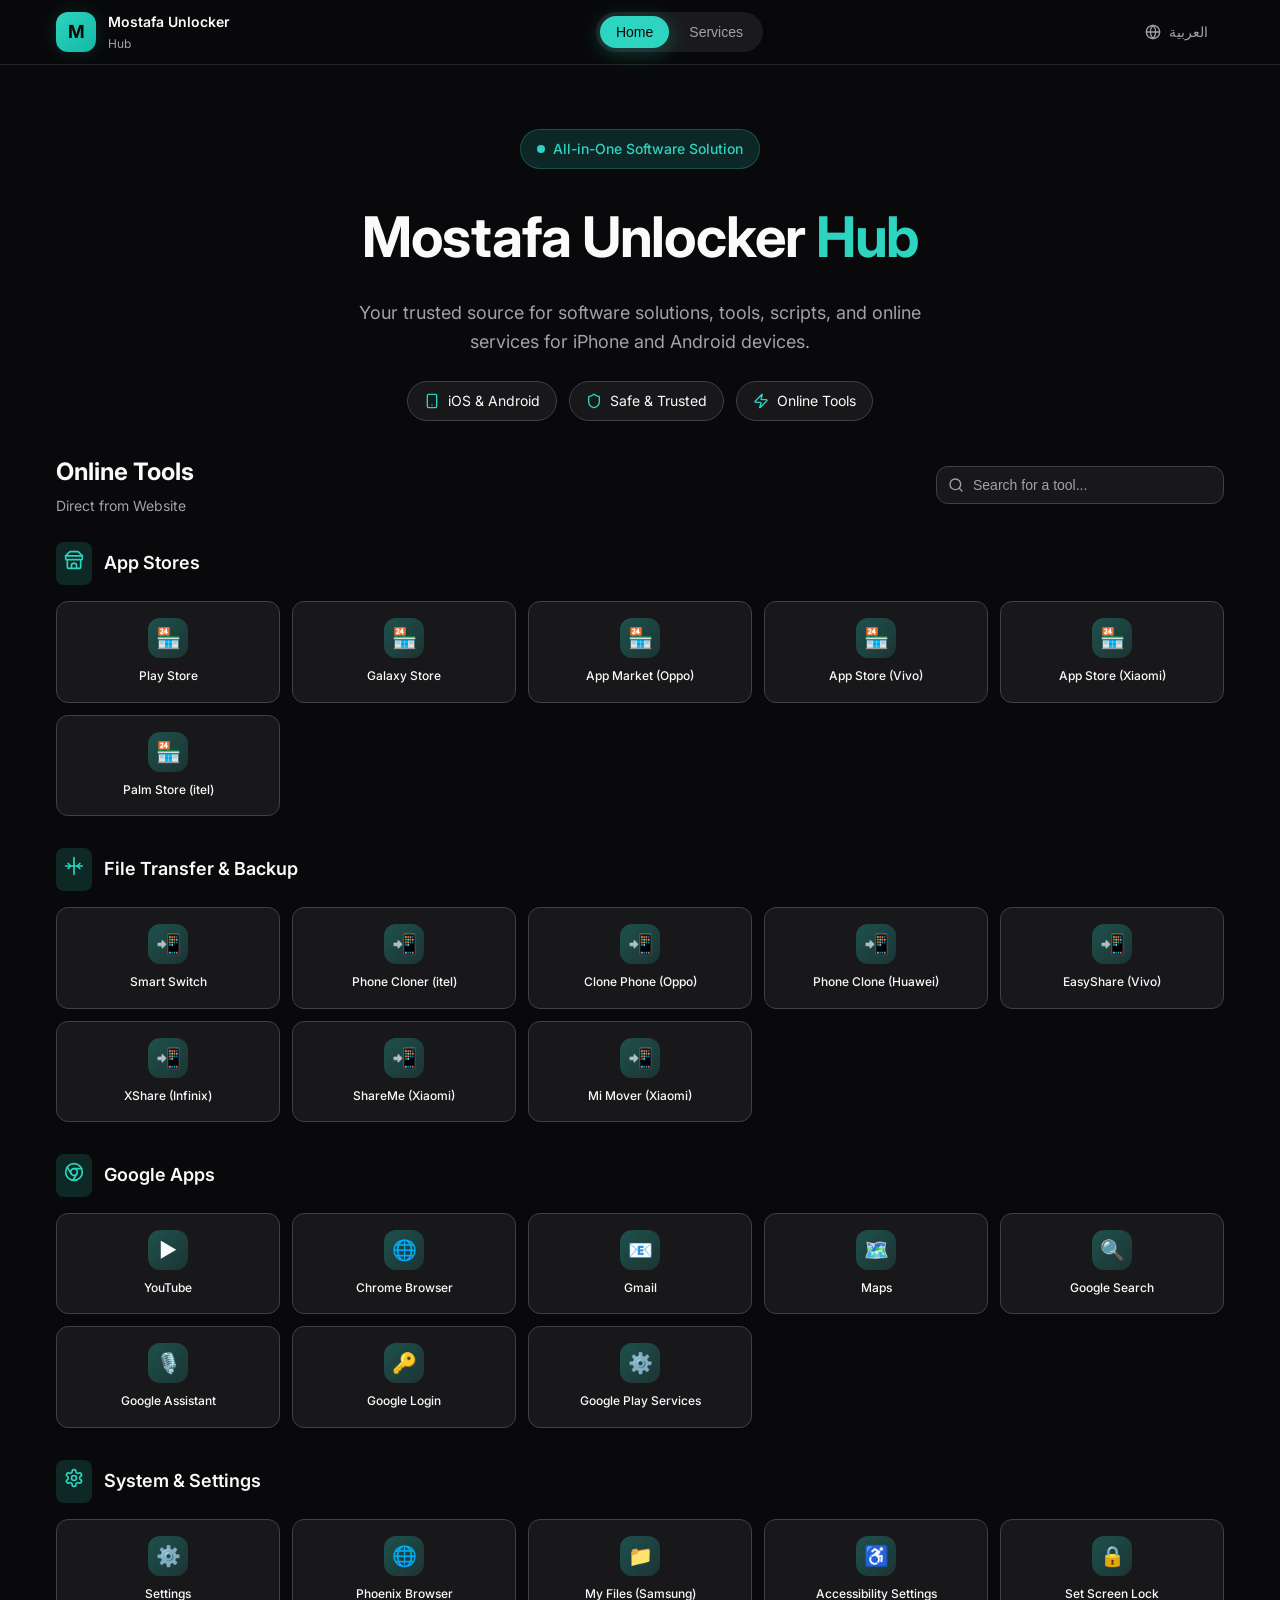
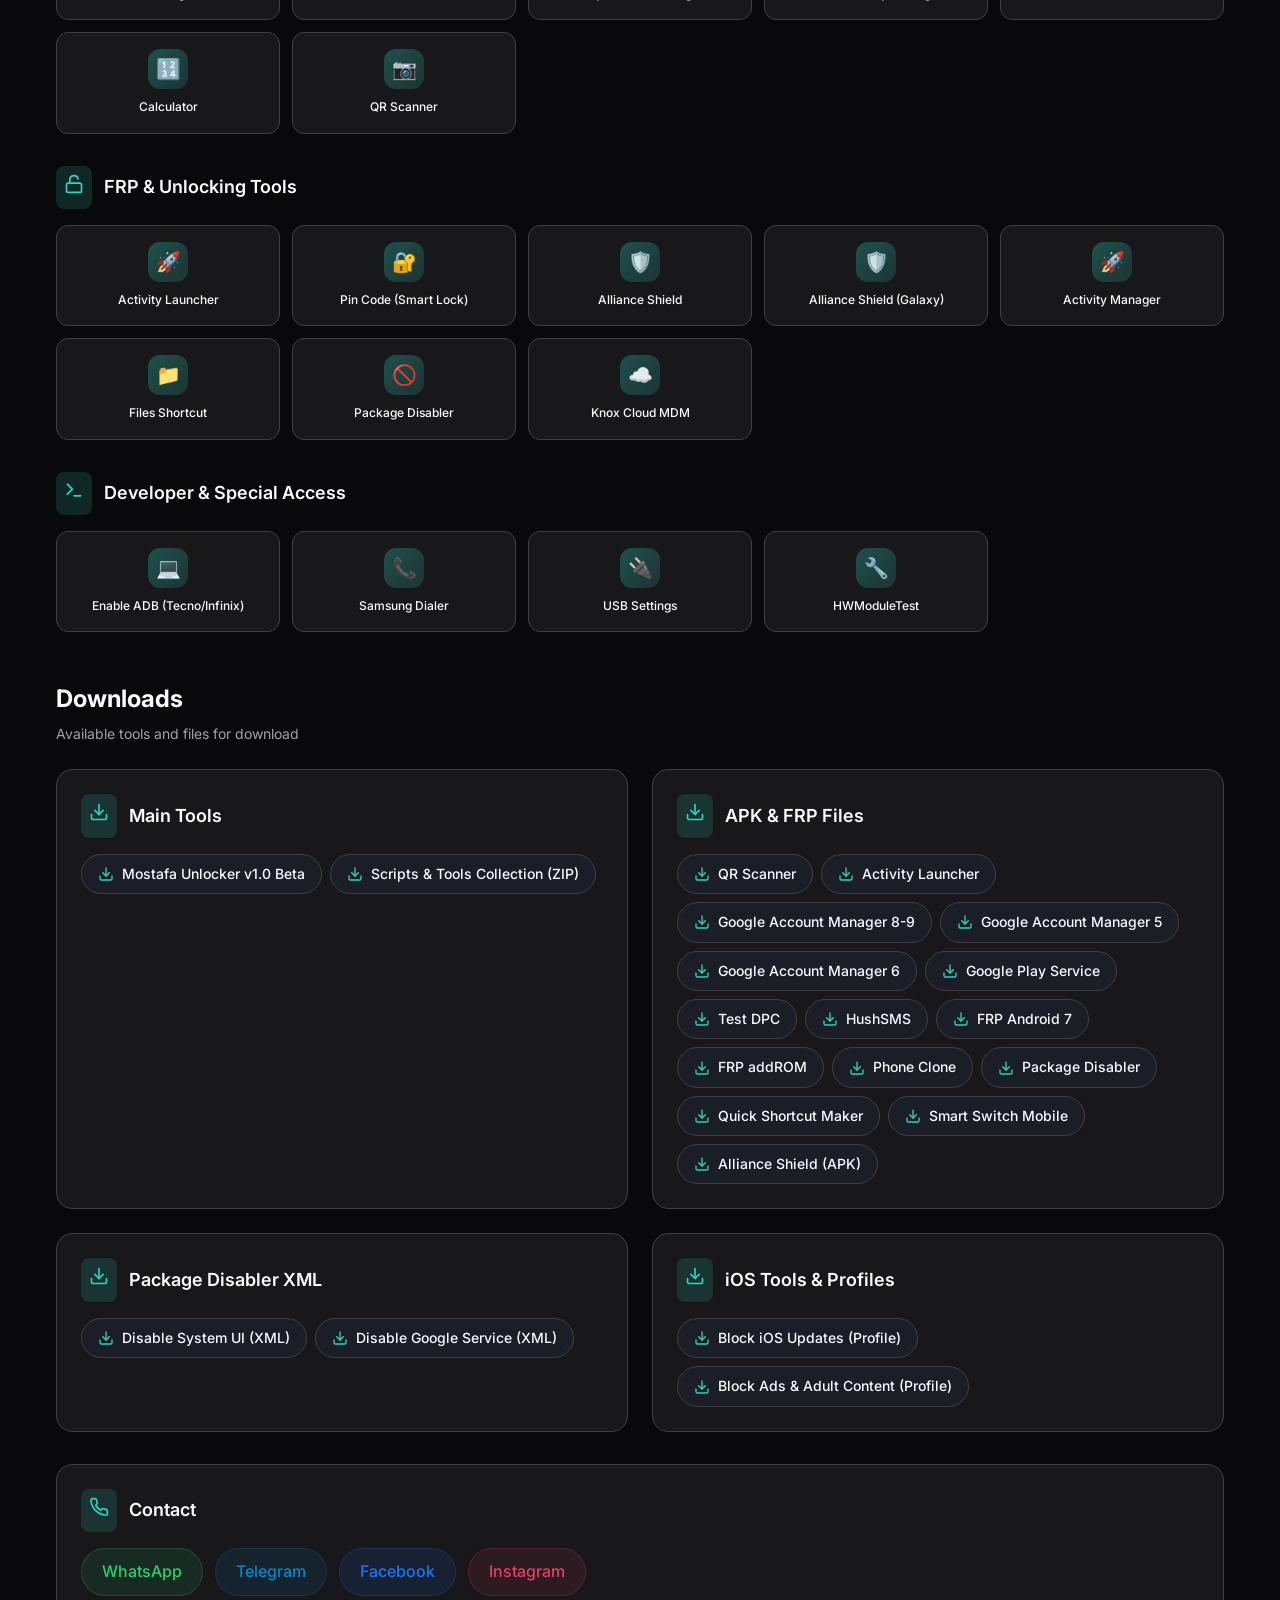
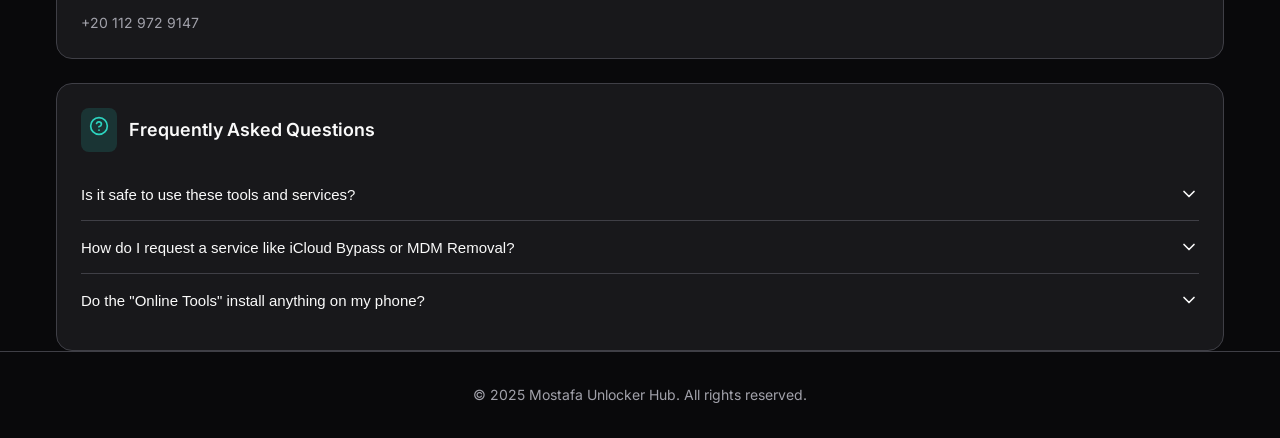
<file: images/index.html>
<!DOCTYPE html>
<html lang="en" dir="ltr">
<head>
    <meta charset="UTF-8">
    <meta name="viewport" content="width=device-width, initial-scale=1.0">
    <title>Mostafa Unlocker Hub</title>
    <meta name="description" content="Your All-in-One Software Solution for iPhone and Android devices">
    <link rel="preconnect" href="https://fonts.googleapis.com">
    <link rel="preconnect" href="https://fonts.gstatic.com" crossorigin>
    <link href="https://fonts.googleapis.com/css2?family=Inter:wght@400;500;600;700&family=Cairo:wght@400;500;600;700&display=swap" rel="stylesheet">
    <style>
        :root {
            /* Dark elegant theme - pure black/gray tones with teal accent */
            --background: #09090b;
            --foreground: #fafafa;
            --card: #18181b;
            --card-foreground: #fafafa;
            --primary: #2dd4bf;
            --primary-foreground: #09090b;
            --secondary: #27272a;
            --secondary-foreground: #fafafa;
            --muted: #27272a;
            --muted-foreground: #a1a1aa;
            --border: #3f3f46;
            --radius: 0.75rem;
            --accent-glow: rgba(45, 212, 191, 0.15);
            --accent-glow-strong: rgba(45, 212, 191, 0.3);
        }
        
        * {
            margin: 0;
            padding: 0;
            box-sizing: border-box;
        }
        
        html {
            scroll-behavior: smooth;
        }
        
        body {
            font-family: 'Inter', sans-serif;
            background-color: var(--background);
            color: var(--foreground);
            line-height: 1.6;
            min-height: 100vh;
        }
        
        body.rtl {
            font-family: 'Cairo', sans-serif;
            direction: rtl;
        }
        
        .container {
            max-width: 1200px;
            margin: 0 auto;
            padding: 0 1rem;
        }
        
        /* Header */
        header {
            position: sticky;
            top: 0;
            z-index: 50;
            border-bottom: 1px solid rgba(63, 63, 70, 0.5);
            background: rgba(9, 9, 11, 0.9);
            backdrop-filter: blur(20px);
            -webkit-backdrop-filter: blur(20px);
        }
        
        .header-content {
            display: flex;
            align-items: center;
            justify-content: space-between;
            height: 4rem;
        }
        
        .logo {
            display: flex;
            align-items: center;
            gap: 0.75rem;
        }
        
        .logo-icon {
            width: 2.5rem;
            height: 2.5rem;
            border-radius: 0.75rem;
            background: linear-gradient(135deg, var(--primary), #14b8a6);
            display: flex;
            align-items: center;
            justify-content: center;
            font-weight: 700;
            font-size: 1.125rem;
            color: var(--primary-foreground);
            box-shadow: 0 0 20px var(--accent-glow);
        }
        
        .logo-text h1 {
            font-size: 0.875rem;
            font-weight: 600;
        }
        
        .logo-text p {
            font-size: 0.75rem;
            color: var(--muted-foreground);
        }
        
        /* Navigation Tabs */
        .nav-tabs {
            display: flex;
            align-items: center;
            gap: 0.25rem;
            background: rgba(39, 39, 42, 0.6);
            border-radius: 9999px;
            padding: 0.25rem;
            position: relative;
        }
        
        .nav-tab {
            padding: 0.5rem 1rem;
            font-size: 0.875rem;
            font-weight: 500;
            border-radius: 9999px;
            border: none;
            cursor: pointer;
            transition: color 0.3s ease;
            background: transparent;
            color: var(--muted-foreground);
            position: relative;
            z-index: 1;
        }
        
        .nav-tab:hover {
            color: var(--foreground);
        }
        
        .nav-tab.active {
            color: var(--primary-foreground);
        }
        
        /* Tab Indicator for Animation */
        .tab-indicator {
            position: absolute;
            height: calc(100% - 0.5rem);
            top: 0.25rem;
            border-radius: 9999px;
            background: var(--primary);
            box-shadow: 0 4px 20px var(--accent-glow-strong);
            transition: all 0.4s cubic-bezier(0.4, 0, 0.2, 1);
            z-index: 0;
        }
        
        .lang-btn {
            display: flex;
            align-items: center;
            gap: 0.5rem;
            padding: 0.5rem 1rem;
            font-size: 0.875rem;
            border-radius: 0.5rem;
            border: none;
            cursor: pointer;
            background: transparent;
            color: var(--muted-foreground);
            transition: all 0.2s;
        }
        
        .lang-btn:hover {
            color: var(--foreground);
            background: rgba(39, 39, 42, 0.6);
        }
        
        /* Hero Section */
        .hero {
            padding: 4rem 0 2rem;
            text-align: center;
        }
        
        .hero-badge {
            display: inline-flex;
            align-items: center;
            gap: 0.5rem;
            padding: 0.5rem 1rem;
            border-radius: 9999px;
            background: var(--accent-glow);
            border: 1px solid rgba(45, 212, 191, 0.25);
            margin-bottom: 1.5rem;
        }
        
        .hero-badge .dot {
            width: 0.5rem;
            height: 0.5rem;
            border-radius: 50%;
            background: var(--primary);
            animation: pulse 2s infinite;
        }
        
        @keyframes pulse {
            0%, 100% { opacity: 1; }
            50% { opacity: 0.5; }
        }
        
        .hero-badge span {
            font-size: 0.875rem;
            color: var(--primary);
            font-weight: 500;
        }
        
        .hero h1 {
            font-size: clamp(2rem, 5vw, 3.5rem);
            font-weight: 700;
            letter-spacing: -0.02em;
            margin-bottom: 1rem;
        }
        
        .hero h1 .accent {
            color: var(--primary);
        }
        
        .hero p {
            font-size: 1.125rem;
            color: var(--muted-foreground);
            max-width: 600px;
            margin: 0 auto 1.5rem;
        }
        
        .feature-pills {
            display: flex;
            flex-wrap: wrap;
            justify-content: center;
            gap: 0.75rem;
        }
        
        .feature-pill {
            display: flex;
            align-items: center;
            gap: 0.5rem;
            padding: 0.5rem 1rem;
            border-radius: 9999px;
            background: var(--card);
            border: 1px solid var(--border);
        }
        
        .feature-pill svg {
            width: 1rem;
            height: 1rem;
            color: var(--primary);
        }
        
        .feature-pill span {
            font-size: 0.875rem;
        }
        
        /* Main Content */
        main {
            padding: 2rem 0 4rem;
        }
        
 .tab-content {
  display: none;
  opacity: 0;
  transform: translateY(20px);
  transition: opacity 0.4s ease, transform 0.4s ease;
  }
  
 .tab-content.active {
  display: block;
  opacity: 1;
  transform: translateY(0);
  }
        
        /* Section Header */
        .section-header {
            display: flex;
            flex-direction: column;
            gap: 1rem;
            margin-bottom: 1.5rem;
        }
        
        @media (min-width: 640px) {
            .section-header {
                flex-direction: row;
                align-items: center;
                justify-content: space-between;
            }
        }
        
        .section-header h2 {
            font-size: 1.5rem;
            font-weight: 700;
        }
        
        .section-header p {
            font-size: 0.875rem;
            color: var(--muted-foreground);
            margin-top: 0.25rem;
        }
        
        /* Search Box */
        .search-box {
            position: relative;
            width: 100%;
            max-width: 18rem;
        }
        
        .search-box svg {
            position: absolute;
            left: 0.75rem;
            top: 50%;
            transform: translateY(-50%);
            width: 1rem;
            height: 1rem;
            color: var(--muted-foreground);
        }
        
        .rtl .search-box svg {
            left: auto;
            right: 0.75rem;
        }
        
        .search-box input {
            width: 100%;
            padding: 0.625rem 0.75rem 0.625rem 2.25rem;
            border-radius: var(--radius);
            border: 1px solid var(--border);
            background: var(--card);
            color: var(--foreground);
            font-size: 0.875rem;
            outline: none;
            transition: border-color 0.2s;
        }
        
        .rtl .search-box input {
            padding: 0.625rem 2.25rem 0.625rem 0.75rem;
        }
        
        .search-box input::placeholder {
            color: var(--muted-foreground);
        }
        
        .search-box input:focus {
            border-color: var(--primary);
        }
        
        /* Category */
        .category {
            margin-bottom: 2rem;
        }
        
        .category-header {
            display: flex;
            align-items: center;
            gap: 0.75rem;
            margin-bottom: 1rem;
        }
        
        .category-icon {
            padding: 0.5rem;
            border-radius: 0.5rem;
            background: var(--accent-glow);
        }
        
        .category-icon svg {
            width: 1.25rem;
            height: 1.25rem;
            color: var(--primary);
        }
        
        .category-header h3 {
            font-size: 1.125rem;
            font-weight: 600;
        }
        
        /* Tools Grid */
        .tools-grid {
            display: grid;
            grid-template-columns: repeat(2, 1fr);
            gap: 0.75rem;
        }
        
        @media (min-width: 640px) {
            .tools-grid { grid-template-columns: repeat(3, 1fr); }
        }
        
        @media (min-width: 768px) {
            .tools-grid { grid-template-columns: repeat(4, 1fr); }
        }
        
        @media (min-width: 1024px) {
            .tools-grid { grid-template-columns: repeat(5, 1fr); }
        }
        
        .tool-card {
            display: flex;
            flex-direction: column;
            align-items: center;
            justify-content: center;
            gap: 0.5rem;
            padding: 1rem;
            border-radius: 0.75rem;
            background: var(--card);
            border: 1px solid var(--border);
            text-decoration: none;
            color: var(--foreground);
            transition: all 0.3s ease;
        }
        
        .tool-card:hover {
            border-color: rgba(45, 212, 191, 0.5);
            transform: translateY(-4px);
            box-shadow: 0 8px 30px var(--accent-glow);
        }
        
        .tool-icon {
            width: 2.5rem;
            height: 2.5rem;
            border-radius: 0.75rem;
            background: linear-gradient(135deg, var(--accent-glow-strong), var(--accent-glow));
            display: flex;
            align-items: center;
            justify-content: center;
            font-size: 1.25rem;
            transition: all 0.3s;
        }
        
        .tool-card:hover .tool-icon {
            background: linear-gradient(135deg, rgba(45, 212, 191, 0.4), var(--accent-glow));
        }
        
        .tool-card span {
            font-size: 0.75rem;
            text-align: center;
            font-weight: 500;
            display: -webkit-box;
            -webkit-line-clamp: 2;
            -webkit-box-orient: vertical;
            overflow: hidden;
        }
        
        /* Downloads Section */
        .downloads-grid {
            display: grid;
            gap: 1.5rem;
        }
        
        @media (min-width: 768px) {
            .downloads-grid { grid-template-columns: repeat(2, 1fr); }
        }
        
        .download-category {
            padding: 1.5rem;
            border-radius: 1rem;
            background: var(--card);
            border: 1px solid var(--border);
        }
        
        .download-category .category-header {
            margin-bottom: 1rem;
        }
        
        .downloads-list {
            display: flex;
            flex-wrap: wrap;
            gap: 0.5rem;
        }
        
        .download-btn {
            display: inline-flex;
            align-items: center;
            gap: 0.5rem;
            padding: 0.5rem 1rem;
            border-radius: 9999px;
            background: rgba(30, 36, 51, 0.5);
            border: 1px solid var(--border);
            color: var(--foreground);
            font-size: 0.875rem;
            font-weight: 500;
            text-decoration: none;
            transition: all 0.3s;
        }
        
        .download-btn:hover {
            border-color: rgba(45, 212, 191, 0.5);
            background: var(--accent-glow);
        }
        
        .download-btn svg {
            width: 1rem;
            height: 1rem;
            color: var(--primary);
        }
        
        /* Contact & FAQ Section */
        .info-section {
            display: grid;
            gap: 1.5rem;
            margin-top: 2rem;
        }
        
        .info-card {
            padding: 1.5rem;
            border-radius: 1rem;
            background: var(--card);
            border: 1px solid var(--border);
        }
        
        .info-card .card-header {
            display: flex;
            align-items: center;
            gap: 0.75rem;
            margin-bottom: 1rem;
        }
        
        .info-card .card-header .icon {
            padding: 0.5rem;
            border-radius: 0.5rem;
            background: var(--accent-glow);
        }
        
        .info-card .card-header .icon svg {
            width: 1.25rem;
            height: 1.25rem;
            color: var(--primary);
        }
        
        .info-card .card-header h3 {
            font-size: 1.125rem;
            font-weight: 600;
        }
        
        .social-links {
            display: flex;
            flex-wrap: wrap;
            gap: 0.75rem;
        }
        
        .social-link {
            display: inline-flex;
            align-items: center;
            gap: 0.5rem;
            padding: 0.625rem 1.25rem;
            border-radius: 9999px;
            font-weight: 500;
            text-decoration: none;
            transition: all 0.2s;
        }
        
        .social-link.whatsapp {
            background: rgba(37, 211, 102, 0.1);
            border: 1px solid rgba(37, 211, 102, 0.2);
            color: #25D366;
        }
        
        .social-link.whatsapp:hover {
            background: rgba(37, 211, 102, 0.2);
        }
        
        .social-link.telegram {
            background: rgba(0, 136, 204, 0.1);
            border: 1px solid rgba(0, 136, 204, 0.2);
            color: #0088cc;
        }
        
        .social-link.telegram:hover {
            background: rgba(0, 136, 204, 0.2);
        }
        
        .social-link.facebook {
            background: rgba(24, 119, 242, 0.1);
            border: 1px solid rgba(24, 119, 242, 0.2);
            color: #1877F2;
        }
        
        .social-link.facebook:hover {
            background: rgba(24, 119, 242, 0.2);
        }
        
        .social-link.instagram {
            background: rgba(228, 64, 95, 0.1);
            border: 1px solid rgba(228, 64, 95, 0.2);
            color: #E4405F;
        }
        
        .social-link.instagram:hover {
            background: rgba(228, 64, 95, 0.2);
        }
        
        .phone-number {
            margin-top: 1rem;
            font-size: 0.875rem;
            color: var(--muted-foreground);
        }
        
        /* FAQ Accordion */
        .faq-item {
            border-bottom: 1px solid var(--border);
        }
        
        .faq-item:last-child {
            border-bottom: none;
        }
        
        .faq-question {
            display: flex;
            justify-content: space-between;
            align-items: center;
            width: 100%;
            padding: 1rem 0;
            background: none;
            border: none;
            color: var(--foreground);
            font-size: 0.9375rem;
            font-weight: 500;
            text-align: left;
            cursor: pointer;
            transition: color 0.2s;
        }
        
        .rtl .faq-question {
            text-align: right;
        }
        
        .faq-question:hover {
            color: var(--primary);
        }
        
        .faq-question svg {
            width: 1.25rem;
            height: 1.25rem;
            transition: transform 0.2s;
            flex-shrink: 0;
        }
        
        .faq-item.open .faq-question svg {
            transform: rotate(180deg);
        }
        
        .faq-answer {
            max-height: 0;
            overflow: hidden;
            transition: max-height 0.3s ease;
        }
        
        .faq-item.open .faq-answer {
            max-height: 200px;
        }
        
        .faq-answer p {
            padding-bottom: 1rem;
            color: var(--muted-foreground);
            font-size: 0.875rem;
            line-height: 1.7;
        }
        
        /* Services Tab */
        .services-header {
            text-align: center;
            margin-bottom: 3rem;
        }
        
        .services-header h1 {
            font-size: 2rem;
            font-weight: 700;
            margin-bottom: 1rem;
        }
        
        .services-header p {
            color: var(--muted-foreground);
            max-width: 600px;
            margin: 0 auto;
        }
        
        .services-grid {
            display: grid;
            gap: 1.5rem;
        }
        
        @media (min-width: 768px) {
            .services-grid { grid-template-columns: repeat(2, 1fr); }
        }
        
        @media (min-width: 1024px) {
            .services-grid { grid-template-columns: repeat(3, 1fr); }
        }
        
        .service-card {
            padding: 1.5rem;
            border-radius: 1rem;
            background: var(--card);
            border: 1px solid var(--border);
            transition: all 0.3s;
        }
        
        .service-card:hover {
            border-color: rgba(45, 212, 191, 0.5);
            box-shadow: 0 12px 40px var(--accent-glow);
        }
        
        .service-icon {
            width: 3.5rem;
            height: 3.5rem;
            border-radius: 1rem;
            background: linear-gradient(135deg, var(--accent-glow-strong), var(--accent-glow));
            display: flex;
            align-items: center;
            justify-content: center;
            margin-bottom: 1rem;
            transition: all 0.3s;
        }
        
        .service-card:hover .service-icon {
            background: linear-gradient(135deg, rgba(45, 212, 191, 0.4), var(--accent-glow));
        }
        
        .service-icon svg {
            width: 1.75rem;
            height: 1.75rem;
            color: var(--primary);
        }
        
        .service-card h3 {
            font-size: 1.25rem;
            font-weight: 600;
            margin-bottom: 0.75rem;
        }
        
        .service-card p {
            color: var(--muted-foreground);
            font-size: 0.875rem;
            line-height: 1.7;
        }
        
        /* Service Contact & Legal */
        .service-contact {
            margin-top: 2rem;
            padding: 1.5rem;
            border-radius: 1rem;
            background: var(--card);
            border: 1px solid var(--border);
        }
        
        .legal-notice {
            margin-top: 1.5rem;
            padding: 1.5rem;
            border-radius: 1rem;
            background: rgba(30, 36, 51, 0.3);
            border: 1px solid var(--border);
        }
        
        .legal-notice .notice-header {
            display: flex;
            align-items: center;
            gap: 0.75rem;
            margin-bottom: 0.75rem;
        }
        
        .legal-notice .notice-header svg {
            width: 1.25rem;
            height: 1.25rem;
            color: var(--muted-foreground);
        }
        
        .legal-notice .notice-header h4 {
            font-weight: 600;
        }
        
        .legal-notice p {
            font-size: 0.875rem;
            color: var(--muted-foreground);
            line-height: 1.7;
        }
        
        /* Footer */
        footer {
            padding: 2rem 0;
            border-top: 1px solid var(--border);
            text-align: center;
        }
        
        footer p {
            font-size: 0.875rem;
            color: var(--muted-foreground);
        }
        
        /* Utility */
        .hidden { display: none !important; }
        
        @media (max-width: 640px) {
            .logo-text { display: none; }
        }
    </style>
</head>
<body>
    <!-- Header -->
    <header>
        <div class="container">
            <div class="header-content">
                <div class="logo">
                    <div class="logo-icon">M</div>
                    <div class="logo-text">
                        <h1>Mostafa Unlocker</h1>
                        <p>Hub</p>
                    </div>
                </div>
                
 <nav class="nav-tabs">
  <div class="tab-indicator" id="tabIndicator"></div>
  <button class="nav-tab active" data-tab="home" id="homeTabBtn">Home</button>
  <button class="nav-tab" data-tab="services" id="servicesTabBtn">Services</button>
  </nav>
                
                <button class="lang-btn" id="langBtn">
                    <svg xmlns="http://www.w3.org/2000/svg" width="16" height="16" viewBox="0 0 24 24" fill="none" stroke="currentColor" stroke-width="2" stroke-linecap="round" stroke-linejoin="round"><circle cx="12" cy="12" r="10"/><path d="M12 2a14.5 14.5 0 0 0 0 20 14.5 14.5 0 0 0 0-20"/><path d="M2 12h20"/></svg>
                    <span id="langText">العربية</span>
                </button>
            </div>
        </div>
    </header>
    
    <!-- Hero Section -->
    <section class="hero">
        <div class="container">
            <div class="hero-badge">
                <div class="dot"></div>
                <span id="heroBadge">All-in-One Software Solution</span>
            </div>
            <h1>Mostafa Unlocker <span class="accent">Hub</span></h1>
            <p id="heroDesc">Your trusted source for software solutions, tools, scripts, and online services for iPhone and Android devices.</p>
            <div class="feature-pills">
                <div class="feature-pill">
                    <svg xmlns="http://www.w3.org/2000/svg" width="16" height="16" viewBox="0 0 24 24" fill="none" stroke="currentColor" stroke-width="2" stroke-linecap="round" stroke-linejoin="round"><rect width="14" height="20" x="5" y="2" rx="2" ry="2"/><path d="M12 18h.01"/></svg>
                    <span>iOS & Android</span>
                </div>
                <div class="feature-pill">
                    <svg xmlns="http://www.w3.org/2000/svg" width="16" height="16" viewBox="0 0 24 24" fill="none" stroke="currentColor" stroke-width="2" stroke-linecap="round" stroke-linejoin="round"><path d="M20 13c0 5-3.5 7.5-7.66 8.95a1 1 0 0 1-.67-.01C7.5 20.5 4 18 4 13V6a1 1 0 0 1 1-1c2 0 4.5-1.2 6.24-2.72a1.17 1.17 0 0 1 1.52 0C14.51 3.81 17 5 19 5a1 1 0 0 1 1 1z"/></svg>
                    <span id="featureSafe">Safe & Trusted</span>
                </div>
                <div class="feature-pill">
                    <svg xmlns="http://www.w3.org/2000/svg" width="16" height="16" viewBox="0 0 24 24" fill="none" stroke="currentColor" stroke-width="2" stroke-linecap="round" stroke-linejoin="round"><path d="M4 14a1 1 0 0 1-.78-1.63l9.9-10.2a.5.5 0 0 1 .86.46l-1.92 6.02A1 1 0 0 0 13 10h7a1 1 0 0 1 .78 1.63l-9.9 10.2a.5.5 0 0 1-.86-.46l1.92-6.02A1 1 0 0 0 11 14z"/></svg>
                    <span id="featureOnline">Online Tools</span>
                </div>
            </div>
        </div>
    </section>
    
    <!-- Main Content -->
    <main class="container">
        <!-- Home Tab -->
        <div class="tab-content active" id="homeContent">
            <!-- Online Tools Section -->
            <section id="toolsSection">
                <div class="section-header">
                    <div>
                        <h2 id="toolsTitle">Online Tools</h2>
                        <p id="toolsSubtitle">Direct from Website</p>
                    </div>
                    <div class="search-box">
                        <svg xmlns="http://www.w3.org/2000/svg" width="16" height="16" viewBox="0 0 24 24" fill="none" stroke="currentColor" stroke-width="2" stroke-linecap="round" stroke-linejoin="round"><circle cx="11" cy="11" r="8"/><path d="m21 21-4.3-4.3"/></svg>
                        <input type="text" id="searchInput" placeholder="Search for a tool...">
                    </div>
                </div>
                
                <div id="toolsContainer"></div>
            </section>
            
            <!-- Downloads Section -->
            <section style="margin-top: 3rem;">
                <div class="section-header">
                    <div>
                        <h2 id="downloadsTitle">Downloads</h2>
                        <p id="downloadsSubtitle">Available tools and files for download</p>
                    </div>
                </div>
                <div class="downloads-grid" id="downloadsContainer"></div>
            </section>
            
            <!-- Contact & FAQ -->
            <div class="info-section">
                <div class="info-card">
                    <div class="card-header">
                        <div class="icon">
                            <svg xmlns="http://www.w3.org/2000/svg" width="20" height="20" viewBox="0 0 24 24" fill="none" stroke="currentColor" stroke-width="2" stroke-linecap="round" stroke-linejoin="round"><path d="M22 16.92v3a2 2 0 0 1-2.18 2 19.79 19.79 0 0 1-8.63-3.07 19.5 19.5 0 0 1-6-6 19.79 19.79 0 0 1-3.07-8.67A2 2 0 0 1 4.11 2h3a2 2 0 0 1 2 1.72 12.84 12.84 0 0 0 .7 2.81 2 2 0 0 1-.45 2.11L8.09 9.91a16 16 0 0 0 6 6l1.27-1.27a2 2 0 0 1 2.11-.45 12.84 12.84 0 0 0 2.81.7A2 2 0 0 1 22 16.92z"/></svg>
                        </div>
                        <h3 id="contactTitle">Contact</h3>
                    </div>
                    <div class="social-links">
                        <a href="https://wa.me/201129729147" target="_blank" class="social-link whatsapp">WhatsApp</a>
                        <a href="https://t.me/MostafaUnlocker" target="_blank" class="social-link telegram">Telegram</a>
                        <a href="https://www.facebook.com/share/1AyBCdPEDM/" target="_blank" class="social-link facebook">Facebook</a>
                        <a href="https://www.instagram.com/far0k6799/" target="_blank" class="social-link instagram">Instagram</a>
                    </div>
                    <div class="phone-number">+20 112 972 9147</div>
                </div>
                
                <div class="info-card">
                    <div class="card-header">
                        <div class="icon">
                            <svg xmlns="http://www.w3.org/2000/svg" width="20" height="20" viewBox="0 0 24 24" fill="none" stroke="currentColor" stroke-width="2" stroke-linecap="round" stroke-linejoin="round"><circle cx="12" cy="12" r="10"/><path d="M9.09 9a3 3 0 0 1 5.83 1c0 2-3 3-3 3"/><path d="M12 17h.01"/></svg>
                        </div>
                        <h3 id="faqTitle">Frequently Asked Questions</h3>
                    </div>
                    <div id="faqContainer"></div>
                </div>
            </div>
        </div>
        
        <!-- Services Tab -->
        <div class="tab-content" id="servicesContent">
            <div class="services-header">
                <h1 id="servicesMainTitle">Our Services</h1>
                <p id="servicesMainDesc">All software services are available online or in-person as agreed, with precision and professionalism.</p>
            </div>
            
            <div class="services-grid" id="servicesGrid"></div>
            
            <div class="service-contact">
                <div class="card-header">
                    <div class="icon">
                        <svg xmlns="http://www.w3.org/2000/svg" width="20" height="20" viewBox="0 0 24 24" fill="none" stroke="currentColor" stroke-width="2" stroke-linecap="round" stroke-linejoin="round"><path d="M3 11h3a2 2 0 0 1 2 2v3a2 2 0 0 1-2 2H5a2 2 0 0 1-2-2v-5Zm0 0a9 9 0 1 1 18 0m0 0v5a2 2 0 0 1-2 2h-1a2 2 0 0 1-2-2v-3a2 2 0 0 1 2-2h3Z"/></svg>
                    </div>
                    <h3 id="serviceContactTitle">Contact & Request Service</h3>
                </div>
                <p id="serviceContactDesc" style="color: var(--muted-foreground); margin-bottom: 1rem;">Prices according to device type and service type. Contact us for confirmation first.</p>
                <div class="social-links">
                    <a href="https://wa.me/201129729147" target="_blank" class="social-link whatsapp">WhatsApp</a>
                    <a href="https://t.me/MostafaUnlocker" target="_blank" class="social-link telegram">Telegram</a>
                </div>
            </div>
            
            <div class="legal-notice">
                <div class="notice-header">
                    <svg xmlns="http://www.w3.org/2000/svg" width="20" height="20" viewBox="0 0 24 24" fill="none" stroke="currentColor" stroke-width="2" stroke-linecap="round" stroke-linejoin="round"><path d="m14.5 12.5-5 5a5 5 0 0 1-7-7l5-5a4.5 4.5 0 0 1 6 .17"/><path d="M17.5 6.5 22 2l-5 5a5 5 0 0 1-7 7l5-5"/></svg>
                    <h4 id="legalTitle">Legal Notice</h4>
                </div>
                <p id="legalText">All services provided are intended only for devices legally owned by the client. We do not deal with any devices of unknown identity or violating laws. We comply with international and local laws in providing software services, and any misuse is the responsibility of the user.</p>
            </div>
        </div>
    </main>
    
    <!-- Footer -->
    <footer>
        <div class="container">
            <p>&copy; 2025 Mostafa Unlocker Hub. All rights reserved.</p>
        </div>
    </footer>
    
    <script>
        // Data
        const toolCategories = [
            {
                id: "stores",
                titleEn: "App Stores",
                titleAr: "متاجر التطبيقات",
                icon: "store",
                tools: [
                    { id: "play-store", nameEn: "Play Store", nameAr: "متجر بلاي", href: "intent://com.android.vending/#Intent;scheme=android-app;end", emoji: "🏪" },
                    { id: "galaxy-store", nameEn: "Galaxy Store", nameAr: "متجر Galaxy", href: "intent://com.sec.android.app.samsungapps/#Intent;scheme=android-app;end", emoji: "🏪" },
                    { id: "oppo-market", nameEn: "App Market (Oppo)", nameAr: "متجر اوبو", href: "intent://com.heytap.market/#Intent;scheme=android-app;end", emoji: "🏪" },
                    { id: "vivo-store", nameEn: "App Store (Vivo)", nameAr: "متجر فيفو", href: "intent://com.vivo.appstore/#Intent;scheme=android-app;end", emoji: "🏪" },
                    { id: "xiaomi-store", nameEn: "App Store (Xiaomi)", nameAr: "متجر ��اومي", href: "intent://com.xiaomi.mipicks/#Intent;scheme=android-app;end", emoji: "🏪" },
                    { id: "palm-store", nameEn: "Palm Store (itel)", nameAr: "متجر itel", href: "intent://com.transsnet.store/#Intent;scheme=android-app;end", emoji: "🏪" },
                ]
            },
            {
                id: "transfer",
                titleEn: "File Transfer & Backup",
                titleAr: "نقل الملفات والنسخ الاحتياطي",
                icon: "transfer",
                tools: [
                    { id: "smart-switch", nameEn: "Smart Switch", nameAr: "Smart Switch", href: "intent://com.sec.android.easyMover/#Intent;scheme=android-app;end", emoji: "📲" },
                    { id: "itel-clone", nameEn: "Phone Cloner (itel)", nameAr: "استنساخ الهاتف (itel)", href: "intent://com.itel.clonephone/#Intent;scheme=android-app;end", emoji: "📲" },
                    { id: "oppo-clone", nameEn: "Clone Phone (Oppo)", nameAr: "استنساخ الهاتف (اوبو)", href: "intent://com.coloros.backuprestore/#Intent;scheme=android-app;end", emoji: "📲" },
                    { id: "huawei-clone", nameEn: "Phone Clone (Huawei)", nameAr: "استنساخ الهاتف (هواوي)", href: "intent://com.hicloud.android.clone/#Intent;scheme=android-app;end", emoji: "📲" },
                    { id: "easyshare", nameEn: "EasyShare (Vivo)", nameAr: "EasyShare (فيفو)", href: "intent://com.vivo.easyshare/#Intent;scheme=android-app;end", emoji: "📲" },
                    { id: "xshare", nameEn: "XShare (Infinix)", nameAr: "XShare (انفينكس)", href: "intent://com.infinix.xshare/#Intent;scheme=android-app;end", emoji: "📲" },
                    { id: "shareme", nameEn: "ShareMe (Xiaomi)", nameAr: "ShareMe (شاومي)", href: "intent://com.xiaomi.midrop/#Intent;scheme=android-app;end", emoji: "📲" },
                    { id: "mi-mover", nameEn: "Mi Mover (Xiaomi)", nameAr: "Mi Mover (شاومي)", href: "intent://com.miui.huanji/#Intent;scheme=android-app;end", emoji: "📲" },
                ]
            },
            {
                id: "google",
                titleEn: "Google Apps",
                titleAr: "تطبيقات جوجل",
                icon: "chrome",
                tools: [
                    { id: "youtube", nameEn: "YouTube", nameAr: "يوتيوب", href: "intent://com.google.android.youtube/#Intent;scheme=android-app;end", emoji: "▶️" },
                    { id: "chrome", nameEn: "Chrome Browser", nameAr: "متصفح كروم", href: "intent://com.android.chrome/#Intent;scheme=android-app;end", emoji: "🌐" },
                    { id: "gmail", nameEn: "Gmail", nameAr: "Gmail", href: "intent://com.google.android.gm/#Intent;scheme=android-app;end", emoji: "📧" },
                    { id: "maps", nameEn: "Maps", nameAr: "الخرائط", href: "intent://com.google.android.apps.maps/#Intent;scheme=android-app;end", emoji: "🗺️" },
                    { id: "google-search", nameEn: "Google Search", nameAr: "بحث جوجل", href: "intent://com.google.android.googlequicksearchbox/#Intent;scheme=android-app;end", emoji: "🔍" },
                    { id: "google-assistant", nameEn: "Google Assistant", nameAr: "مساعد جوجل", href: "intent:#Intent;action=android.intent.action.ASSIST;end", emoji: "🎙️" },
                    { id: "google-login", nameEn: "Google Login", nameAr: "تسجيل دخول جوجل", href: "intent:#Intent;action=com.google.android.gsf.login.LOGIN_ACTIVITY;package=com.google.android.gsf.login;end", emoji: "🔑" },
                    { id: "play-services", nameEn: "Google Play Services", nameAr: "خدمات جوجل بلاي", href: "intent:#Intent;action=android.settings.APPLICATION_DETAILS_SETTINGS;data=package:com.google.android.gms;end", emoji: "⚙️" },
                ]
            },
            {
                id: "system",
                titleEn: "System & Settings",
                titleAr: "النظام والإعدادات",
                icon: "settings",
                tools: [
                    { id: "settings", nameEn: "Settings", nameAr: "الإعدادات", href: "intent://com.android.settings/#Intent;scheme=android-app;end", emoji: "⚙️" },
                    { id: "phoenix-browser", nameEn: "Phoenix Browser", nameAr: "متصفح Phoenix", href: "intent://com.transsion.phoenix/#Intent;scheme=android-app;end", emoji: "🌐" },
                    { id: "my-files", nameEn: "My Files (Samsung)", nameAr: "ملفاتي (سامسونج)", href: "intent://com.sec.android.app.myfiles/#Intent;scheme=android-app;end", emoji: "📁" },
                    { id: "accessibility", nameEn: "Accessibility Settings", nameAr: "إعدادات إمكانية الوصول", href: "intent:#Intent;action=android.settings.ACCESSIBILITY_SETTINGS;end", emoji: "♿" },
                    { id: "set-lock", nameEn: "Set Screen Lock", nameAr: "تعيين قفل الشاشة", href: "intent:#Intent;action=android.app.action.SET_NEW_PASSWORD;end", emoji: "🔒" },
                    { id: "calculator", nameEn: "Calculator", nameAr: "الآلة الحاسبة", href: "intent://com.sec.android.app.popupcalculator/#Intent;scheme=android-app;end", emoji: "🔢" },
                    { id: "qr-scanner", nameEn: "QR Scanner", nameAr: "ماسح QR", href: "intent://com.secuso.privacyFriendlyCodeScanner.QrScanActivity/#Intent;scheme=android-app;end", emoji: "📷" },
                ]
            },
            {
                id: "frp",
                titleEn: "FRP & Unlocking Tools",
                titleAr: "أدوات FRP وفك القفل",
                icon: "unlock",
                tools: [
                    { id: "activity-launcher", nameEn: "Activity Launcher", nameAr: "Activity Launcher", href: "intent://de.szalkowski.activitylauncher/#Intent;scheme=android-app;end", emoji: "🚀" },
                    { id: "pincode", nameEn: "Pin Code (Smart Lock)", nameAr: "رمز PIN (القفل الذكي)", href: "intent://com.google.android.gms/#Intent;scheme=promote_smartlock_scheme;end", emoji: "🔐" },
                    { id: "alliance-shield", nameEn: "Alliance Shield", nameAr: "Alliance Shield", href: "intent://com.rrivenllc.shieldx/#Intent;scheme=android-app;end", emoji: "🛡️" },
                    { id: "alliance-shield-store", nameEn: "Alliance Shield (Galaxy)", nameAr: "Alliance Shield (Galaxy)", href: "samsungapps://ProductDetail/com.rrivenllc.shieldx", emoji: "🛡️" },
                    { id: "activity-manager", nameEn: "Activity Manager", nameAr: "مدير الأنشطة", href: "intent://com.activitymanager/#Intent;scheme=android-app;end", emoji: "🚀" },
                    { id: "files-shortcut", nameEn: "Files Shortcut", nameAr: "اختصار الملفات", href: "intent://org.aospstudio.files/#Intent;scheme=android-app;end", emoji: "📁" },
                    { id: "package-disabler", nameEn: "Package Disabler", nameAr: "معطل الحزم", href: "intent://com.school.optimize/#Intent;scheme=android-app;end", emoji: "🚫" },
                    { id: "knox-mdm", nameEn: "Knox Cloud MDM", nameAr: "Knox Cloud MDM", href: "intent://com.cloudmdm.tools.cloud/#Intent;scheme=android-app;end", emoji: "☁️" },
                ]
            },
            {
                id: "dev",
                titleEn: "Developer & Special Access",
                titleAr: "المطور والوصول الخاص",
                icon: "terminal",
                tools: [
                    { id: "adb-tecno", nameEn: "Enable ADB (Tecno/Infinix)", nameAr: "تفعيل ADB (تكنو/انفينكس)", href: "tel:*#85#", emoji: "💻" },
                    { id: "samsung-dialer", nameEn: "Samsung Dialer", nameAr: "هاتف سامسونج", href: "intent://com.samsung.android.dialer/#Intent;scheme=android-app;end", emoji: "📞" },
                    { id: "usb-settings", nameEn: "USB Settings", nameAr: "إعدادات USB", href: "intent://com.sec.android.app.servicemodeapp/#Intent;scheme=promote_USBSettings_scheme;end", emoji: "🔌" },
                    { id: "hw-test", nameEn: "HWModuleTest", nameAr: "HWModuleTest", href: "intent://com.sec.android.app.hwmoduletest/#Intent;scheme=android-app;end", emoji: "🔧" },
                ]
            },
        ];
        
        const downloadCategories = [
            {
                id: "main",
                titleEn: "Main Tools",
                titleAr: "الأدوات الرئيسية",
                downloads: [
                    { id: "unlocker", nameEn: "Mostafa Unlocker v1.0 Beta", nameAr: "Mostafa Unlocker v1.0 Beta", href: "#" },
                    { id: "scripts", nameEn: "Scripts & Tools Collection (ZIP)", nameAr: "مجموعة السكربتات والأدوات (ZIP)", href: "#" },
                ]
            },
            {
                id: "apk",
                titleEn: "APK & FRP Files",
                titleAr: "ملفات APK و FRP",
                downloads: [
                    { id: "qr-scanner", nameEn: "QR Scanner", nameAr: "ماسح QR", href: "https://github.com/reindex-ot/frp_bypass/raw/main/frp/apk/QRScanner.apk" },
                    { id: "activity-launcher", nameEn: "Activity Launcher", nameAr: "Activity Launcher", href: "https://github.com/farok6799/Mostafa-Unlocker-Hub/raw/refs/heads/main/activity-launcher-2-0-2.apk" },
                    { id: "gam-89", nameEn: "Google Account Manager 8-9", nameAr: "Google Account Manager 8-9", href: "https://github.com/reindex-ot/frp_bypass/raw/main/frp/apk/Android_8-9_GAM.apk" },
                    { id: "gam-5", nameEn: "Google Account Manager 5", nameAr: "Google Account Manager 5", href: "https://github.com/reindex-ot/frp_bypass/raw/main/frp/apk/GoogleAccountManger5.apk" },
                    { id: "gam-6", nameEn: "Google Account Manager 6", nameAr: "Google Account Manager 6", href: "https://github.com/reindex-ot/frp_bypass/raw/main/frp/apk/GoogleAccountManger6.apk" },
                    { id: "play-service", nameEn: "Google Play Service", nameAr: "خدمات جوجل بلاي", href: "https://github.com/reindex-ot/frp_bypass/raw/main/frp/apk/GooglePlayService.apk" },
                    { id: "test-dpc", nameEn: "Test DPC", nameAr: "Test DPC", href: "https://github.com/reindex-ot/frp_bypass/raw/main/frp/apk/Test_DPC.apk" },
                    { id: "hushsms", nameEn: "HushSMS", nameAr: "HushSMS", href: "https://github.com/reindex-ot/frp_bypass/raw/main/frp/apk/hushsms.apk" },
                    { id: "frp-7", nameEn: "FRP Android 7", nameAr: "FRP Android 7", href: "https://github.com/reindex-ot/frp_bypass/raw/main/frp/apk/FRP_Android_7.apk" },
                    { id: "frp-addrom", nameEn: "FRP addROM", nameAr: "FRP addROM", href: "https://github.com/reindex-ot/frp_bypass/raw/main/frp/apk/FRP_addROM.apk" },
                    { id: "phone-clone", nameEn: "Phone Clone", nameAr: "Phone Clone", href: "https://github.com/reindex-ot/frp_bypass/raw/main/frp/apk/Phone_Clone.apk" },
                    { id: "package-disabler", nameEn: "Package Disabler", nameAr: "معطل الحزم", href: "https://github.com/farok6799/Mostafa-Unlocker-Hub/raw/refs/heads/main/Package%20Disabler%20Pro%20(All%20Android)_11.0_apkcombo.app.apk" },
                    { id: "quick-shortcut", nameEn: "Quick Shortcut Maker", nameAr: "Quick Shortcut Maker", href: "https://github.com/reindex-ot/frp_bypass/raw/main/frp/apk/QuickShortcutMaker.apk" },
                    { id: "smart-switch", nameEn: "Smart Switch Mobile", nameAr: "Smart Switch Mobile", href: "https://github.com/reindex-ot/frp_bypass/raw/main/frp/apk/Smart_Switch_Mobile.apk" },
                    { id: "alliance-shield", nameEn: "Alliance Shield (APK)", nameAr: "Alliance Shield (APK)", href: "https://github.com/reindex-ot/frp_bypass/raw/main/frp/apk/shieldx_install.apk" },
                ]
            },
            {
                id: "xml",
                titleEn: "Package Disabler XML",
                titleAr: "ملفات XML لمعطل الحزم",
                downloads: [
                    { id: "xml-ui", nameEn: "Disable System UI (XML)", nameAr: "تعطيل System UI (XML)", href: "https://raw.githubusercontent.com/farok6799/Mostafa-Unlocker-Hub/refs/heads/main/Disable%20System%20UI.xml" },
                    { id: "xml-gs", nameEn: "Disable Google Service (XML)", nameAr: "تعطيل خدمات جوجل (XML)", href: "https://github.com/reindex-ot/frp_bypass/raw/main/frp/xml/pd_disable_apps_disable_googleservice.xml" },
                ]
            },
            {
                id: "ios",
                titleEn: "iOS Tools & Profiles",
                titleAr: "أدوات iOS والبروفايلات",
                downloads: [
                    { id: "block-ota", nameEn: "Block iOS Updates (Profile)", nameAr: "حظر تحديثات iOS (بروفايل)", href: "https://raw.githubusercontent.com/farok6799/Mostafa-Unlocker-Hub/refs/heads/main/blockota-26.mobileconfig" },
                    { id: "block-ads", nameEn: "Block Ads & Adult Content (Profile)", nameAr: "حظر الإعلانات والمحتوى غير المناسب (بروفايل)", href: "https://raw.githubusercontent.com/farok6799/Mostafa-Unlocker-Hub/main/Mostafa_Global_Family_DNS.mobileconfig" },
                ]
            },
        ];
        
        const services = [
            {
                id: "icloud-bypass",
                icon: "cloud",
                titleEn: "iCloud Bypass - iPhone",
                titleAr: "تخطي iCloud - iPhone",
                descEn: "Supported from iPhone 6s to iPhone 16 Pro Max. 6s to X: Bypass with network (Passcode / Hello). XS to 16 Pro Max: Bypass without network.",
                descAr: "مدعوم من iPhone 6s حتى iPhone 16 Pro Max. من 6s إلى X: تخطي بشبكة. من XS إلى 16 Pro Max: تخطي بدون شبكة.",
            },
            {
                id: "official-icloud",
                icon: "key",
                titleEn: "Official iCloud Unlock",
                titleAr: "فك iCloud رسمي",
                descEn: "Official iCloud unlock available for eligible devices via Apple server, according to conditions.",
                descAr: "متوفر فك iCloud رسمي للأجهزة المؤهلة عبر سيرفر Apple، حسب الشروط.",
            },
            {
                id: "mdm-removal",
                icon: "school",
                titleEn: "MDM Removal - School Tablets",
                titleAr: "إزالة MDM - تابلت المدارس",
                descEn: "Complete MDM removal for: Galaxy Tab A9+, Galaxy Tab A7 2024, Galaxy Tab A7 LTE, Galaxy Tab A 2016.",
                descAr: "إزالة MDM بالكامل للتابلتات: Galaxy Tab A9+، Galaxy Tab A7 2024، Galaxy Tab A7 LTE، Galaxy Tab A 2016.",
            },
            {
                id: "frp-removal",
                icon: "unlock",
                titleEn: "FRP Removal",
                titleAr: "إزالة FRP",
                descEn: "FRP removal available for all brands: Samsung, Huawei, Xiaomi, Oppo, Vivo, Realme, Infinix, Tecno, Nokia, and others.",
                descAr: "متاح إزالة FRP لجميع الشركات: Samsung، Huawei، Xiaomi، Oppo، Vivo، Realme، Infinix، Tecno، Nokia، وغيرها.",
            },
            {
                id: "imei-repair",
                icon: "barcode",
                titleEn: "IMEI / Serial Repair",
                titleAr: "إصلاح IMEI / Serial",
                descEn: "Repair serial number or IMEI in supported devices (MTK and SPD devices) in case of malfunction or loss.",
                descAr: "إصلاح الرقم التسلسلي أو IMEI في الأجهزة المدعومة (أجهزة MTK و SPD) في حالة وجود عطل أو فقد.",
            },
        ];
        
        const faqs = [
            {
                id: "safe",
                questionEn: "Is it safe to use these tools and services?",
                questionAr: "هل استخدام هذه الأدوات والخدمات آمن؟",
                answerEn: "Yes, all tools and services are tested and safe. However, always back up your device before making major software changes.",
                answerAr: "نعم، جميع الأدوات والخدمات مختبرة وآمنة. ومع ذلك، قم دائمًا بعمل نسخة احتياطية لجهازك قبل إجراء تغييرات برمجية كبيرة.",
            },
            {
                id: "request",
                questionEn: "How do I request a service like iCloud Bypass or MDM Removal?",
                questionAr: "كيف أطلب خدمة مثل تخطي iCloud أو إزالة MDM؟",
                answerEn: "Navigate to the \"Services\" tab, then contact us via WhatsApp or Telegram with your device model and the service you need.",
                answerAr: "انتقل إلى علامة التبويب \"الخدمات\"، ثم تواصل معنا عبر واتساب أو تليجرام مع طراز جهازك والخدمة المطلوبة.",
            },
            {
                id: "online-tools",
                questionEn: "Do the \"Online Tools\" install anything on my phone?",
                questionAr: "هل تقوم \"الأدوات عبر الإنترنت\" بتثبيت أي شيء على هاتفي؟",
                answerEn: "No. These are special links (intents) that simply open applications or settings screens already on your Android phone. They are shortcuts.",
                answerAr: "لا. هذه روابط خاصة (intents) تفتح ببساطة التطبيقات أو شاشات الإعدادات الموجودة بالفعل على هاتف Android الخاص بك. إنها اختصارات.",
            },
        ];
        
        // State
        let currentLang = 'en';
        let currentTab = 'home';
        
        // Icons SVG
        const icons = {
            store: '<svg xmlns="http://www.w3.org/2000/svg" width="20" height="20" viewBox="0 0 24 24" fill="none" stroke="currentColor" stroke-width="2" stroke-linecap="round" stroke-linejoin="round"><path d="m2 7 4.41-4.41A2 2 0 0 1 7.83 2h8.34a2 2 0 0 1 1.42.59L22 7"/><path d="M4 12v8a2 2 0 0 0 2 2h12a2 2 0 0 0 2-2v-8"/><path d="M15 22v-4a2 2 0 0 0-2-2h-2a2 2 0 0 0-2 2v4"/><path d="M2 7h20"/><path d="M22 7v3a2 2 0 0 1-2 2v0a2.7 2.7 0 0 1-1.59-.63.7.7 0 0 0-.82 0A2.7 2.7 0 0 1 16 12a2.7 2.7 0 0 1-1.59-.63.7.7 0 0 0-.82 0A2.7 2.7 0 0 1 12 12a2.7 2.7 0 0 1-1.59-.63.7.7 0 0 0-.82 0A2.7 2.7 0 0 1 8 12a2.7 2.7 0 0 1-1.59-.63.7.7 0 0 0-.82 0A2.7 2.7 0 0 1 4 12v0a2 2 0 0 1-2-2V7"/></svg>',
            transfer: '<svg xmlns="http://www.w3.org/2000/svg" width="20" height="20" viewBox="0 0 24 24" fill="none" stroke="currentColor" stroke-width="2" stroke-linecap="round" stroke-linejoin="round"><path d="M12 2v20"/><path d="M2 12h10"/><path d="m5 9 3 3-3 3"/><path d="M22 12H12"/><path d="m19 15-3-3 3-3"/></svg>',
            chrome: '<svg xmlns="http://www.w3.org/2000/svg" width="20" height="20" viewBox="0 0 24 24" fill="none" stroke="currentColor" stroke-width="2" stroke-linecap="round" stroke-linejoin="round"><circle cx="12" cy="12" r="10"/><circle cx="12" cy="12" r="4"/><line x1="21.17" x2="12" y1="8" y2="8"/><line x1="3.95" x2="8.54" y1="6.06" y2="14"/><line x1="10.88" x2="15.46" y1="21.94" y2="14"/></svg>',
            settings: '<svg xmlns="http://www.w3.org/2000/svg" width="20" height="20" viewBox="0 0 24 24" fill="none" stroke="currentColor" stroke-width="2" stroke-linecap="round" stroke-linejoin="round"><path d="M12.22 2h-.44a2 2 0 0 0-2 2v.18a2 2 0 0 1-1 1.73l-.43.25a2 2 0 0 1-2 0l-.15-.08a2 2 0 0 0-2.73.73l-.22.38a2 2 0 0 0 .73 2.73l.15.1a2 2 0 0 1 1 1.72v.51a2 2 0 0 1-1 1.74l-.15.09a2 2 0 0 0-.73 2.73l.22.38a2 2 0 0 0 2.73.73l.15-.08a2 2 0 0 1 2 0l.43.25a2 2 0 0 1 1 1.73V20a2 2 0 0 0 2 2h.44a2 2 0 0 0 2-2v-.18a2 2 0 0 1 1-1.73l.43-.25a2 2 0 0 1 2 0l.15.08a2 2 0 0 0 2.73-.73l.22-.39a2 2 0 0 0-.73-2.73l-.15-.08a2 2 0 0 1-1-1.74v-.5a2 2 0 0 1 1-1.74l.15-.09a2 2 0 0 0 .73-2.73l-.22-.38a2 2 0 0 0-2.73-.73l-.15.08a2 2 0 0 1-2 0l-.43-.25a2 2 0 0 1-1-1.73V4a2 2 0 0 0-2-2z"/><circle cx="12" cy="12" r="3"/></svg>',
            unlock: '<svg xmlns="http://www.w3.org/2000/svg" width="20" height="20" viewBox="0 0 24 24" fill="none" stroke="currentColor" stroke-width="2" stroke-linecap="round" stroke-linejoin="round"><rect width="18" height="11" x="3" y="11" rx="2" ry="2"/><path d="M7 11V7a5 5 0 0 1 9.9-1"/></svg>',
            terminal: '<svg xmlns="http://www.w3.org/2000/svg" width="20" height="20" viewBox="0 0 24 24" fill="none" stroke="currentColor" stroke-width="2" stroke-linecap="round" stroke-linejoin="round"><polyline points="4 17 10 11 4 5"/><line x1="12" x2="20" y1="19" y2="19"/></svg>',
            download: '<svg xmlns="http://www.w3.org/2000/svg" width="16" height="16" viewBox="0 0 24 24" fill="none" stroke="currentColor" stroke-width="2" stroke-linecap="round" stroke-linejoin="round"><path d="M21 15v4a2 2 0 0 1-2 2H5a2 2 0 0 1-2-2v-4"/><polyline points="7 10 12 15 17 10"/><line x1="12" x2="12" y1="15" y2="3"/></svg>',
            cloud: '<svg xmlns="http://www.w3.org/2000/svg" width="28" height="28" viewBox="0 0 24 24" fill="none" stroke="currentColor" stroke-width="2" stroke-linecap="round" stroke-linejoin="round"><path d="M17.5 19H9a7 7 0 1 1 6.71-9h1.79a4.5 4.5 0 1 1 0 9Z"/></svg>',
            key: '<svg xmlns="http://www.w3.org/2000/svg" width="28" height="28" viewBox="0 0 24 24" fill="none" stroke="currentColor" stroke-width="2" stroke-linecap="round" stroke-linejoin="round"><circle cx="7.5" cy="15.5" r="5.5"/><path d="m21 2-9.6 9.6"/><path d="m15.5 7.5 3 3L22 7l-3-3"/></svg>',
            school: '<svg xmlns="http://www.w3.org/2000/svg" width="28" height="28" viewBox="0 0 24 24" fill="none" stroke="currentColor" stroke-width="2" stroke-linecap="round" stroke-linejoin="round"><path d="m4 6 8-4 8 4"/><path d="m18 10 4 2v8a2 2 0 0 1-2 2H4a2 2 0 0 1-2-2v-8l4-2"/><path d="M14 22v-4a2 2 0 0 0-2-2v0a2 2 0 0 0-2 2v4"/><path d="M18 5v17"/><path d="M6 5v17"/><circle cx="12" cy="9" r="2"/></svg>',
            barcode: '<svg xmlns="http://www.w3.org/2000/svg" width="28" height="28" viewBox="0 0 24 24" fill="none" stroke="currentColor" stroke-width="2" stroke-linecap="round" stroke-linejoin="round"><path d="M3 5v14"/><path d="M8 5v14"/><path d="M12 5v14"/><path d="M17 5v14"/><path d="M21 5v14"/></svg>',
            chevron: '<svg xmlns="http://www.w3.org/2000/svg" width="20" height="20" viewBox="0 0 24 24" fill="none" stroke="currentColor" stroke-width="2" stroke-linecap="round" stroke-linejoin="round"><path d="m6 9 6 6 6-6"/></svg>',
        };
        
        // Render Functions
        function renderTools() {
            const container = document.getElementById('toolsContainer');
            const searchQuery = document.getElementById('searchInput').value.toLowerCase();
            
            const filteredCategories = toolCategories.map(cat => ({
                ...cat,
                tools: cat.tools.filter(tool => 
                    tool.nameEn.toLowerCase().includes(searchQuery) ||
                    tool.nameAr.includes(searchQuery)
                )
            })).filter(cat => cat.tools.length > 0);
            
            container.innerHTML = filteredCategories.map(cat => `
                <div class="category">
                    <div class="category-header">
                        <div class="category-icon">${icons[cat.icon]}</div>
                        <h3>${currentLang === 'ar' ? cat.titleAr : cat.titleEn}</h3>
                    </div>
                    <div class="tools-grid">
                        ${cat.tools.map(tool => `
                            <a href="${tool.href}" target="_blank" rel="noopener noreferrer" class="tool-card">
                                <div class="tool-icon">${tool.emoji}</div>
                                <span>${currentLang === 'ar' ? tool.nameAr : tool.nameEn}</span>
                            </a>
                        `).join('')}
                    </div>
                </div>
            `).join('');
        }
        
        function renderDownloads() {
            const container = document.getElementById('downloadsContainer');
            container.innerHTML = downloadCategories.map(cat => `
                <div class="download-category">
                    <div class="category-header">
                        <div class="category-icon">${icons.download}</div>
                        <h3>${currentLang === 'ar' ? cat.titleAr : cat.titleEn}</h3>
                    </div>
                    <div class="downloads-list">
                        ${cat.downloads.map(dl => `
                            <a href="${dl.href}" target="_blank" rel="noopener noreferrer" download class="download-btn">
                                ${icons.download}
                                <span>${currentLang === 'ar' ? dl.nameAr : dl.nameEn}</span>
                            </a>
                        `).join('')}
                    </div>
                </div>
            `).join('');
        }
        
        function renderFAQ() {
            const container = document.getElementById('faqContainer');
            container.innerHTML = faqs.map(faq => `
                <div class="faq-item" data-faq="${faq.id}">
                    <button class="faq-question" onclick="toggleFAQ('${faq.id}')">
                        <span>${currentLang === 'ar' ? faq.questionAr : faq.questionEn}</span>
                        ${icons.chevron}
                    </button>
                    <div class="faq-answer">
                        <p>${currentLang === 'ar' ? faq.answerAr : faq.answerEn}</p>
                    </div>
                </div>
            `).join('');
        }
        
        function renderServices() {
            const container = document.getElementById('servicesGrid');
            container.innerHTML = services.map(service => `
                <div class="service-card">
                    <div class="service-icon">${icons[service.icon]}</div>
                    <h3>${currentLang === 'ar' ? service.titleAr : service.titleEn}</h3>
                    <p>${currentLang === 'ar' ? service.descAr : service.descEn}</p>
                </div>
            `).join('');
        }
        
        function toggleFAQ(id) {
            const item = document.querySelector(`[data-faq="${id}"]`);
            item.classList.toggle('open');
        }
        
        function updateLanguage() {
            const isArabic = currentLang === 'ar';
            document.body.classList.toggle('rtl', isArabic);
            document.documentElement.lang = currentLang;
            document.documentElement.dir = isArabic ? 'rtl' : 'ltr';
            
            // Update text content
            document.getElementById('langText').textContent = isArabic ? 'English' : 'العربية';
            document.getElementById('homeTabBtn').textContent = isArabic ? 'الرئيسية' : 'Home';
            document.getElementById('servicesTabBtn').textContent = isArabic ? 'الخدمات' : 'Services';
            document.getElementById('heroBadge').textContent = isArabic ? 'الحل البرمجي الشامل' : 'All-in-One Software Solution';
            document.getElementById('heroDesc').textContent = isArabic 
                ? 'المكان الموثوق لحلول السوفت وير، الأدوات، السكربتات، والخدمات المباشرة لأجهزة iPhone و Android.'
                : 'Your trusted source for software solutions, tools, scripts, and online services for iPhone and Android devices.';
            document.getElementById('featureSafe').textContent = isArabic ? 'آمن وموثوق' : 'Safe & Trusted';
            document.getElementById('featureOnline').textContent = isArabic ? 'أدوات مباشرة' : 'Online Tools';
            document.getElementById('toolsTitle').textContent = isArabic ? 'أدوات عبر الإنترنت' : 'Online Tools';
            document.getElementById('toolsSubtitle').textContent = isArabic ? 'أدوات مباشرة من الموقع' : 'Direct from Website';
            document.getElementById('searchInput').placeholder = isArabic ? 'ابحث عن أداة...' : 'Search for a tool...';
            document.getElementById('downloadsTitle').textContent = isArabic ? 'التحميلات' : 'Downloads';
            document.getElementById('downloadsSubtitle').textContent = isArabic ? 'الأدوات والملفات المتاحة للتحميل' : 'Available tools and files for download';
            document.getElementById('contactTitle').textContent = isArabic ? 'تواصل معنا' : 'Contact';
            document.getElementById('faqTitle').textContent = isArabic ? 'الأسئلة الشائعة' : 'Frequently Asked Questions';
            document.getElementById('servicesMainTitle').textContent = isArabic ? 'خدماتنا' : 'Our Services';
            document.getElementById('servicesMainDesc').textContent = isArabic 
                ? 'جميع خدمات السوفت وير متاحة أونلاين أو حضوري حسب الاتفاق، بدقة واحترافية.'
                : 'All software services are available online or in-person as agreed, with precision and professionalism.';
            document.getElementById('serviceContactTitle').textContent = isArabic ? 'للتواصل وطلب الخدمة' : 'Contact & Request Service';
            document.getElementById('serviceContactDesc').textContent = isArabic 
                ? 'الأسعار حسب نوع الجهاز ونوع الخدمة، يُفضل التواصل للتأكيد أولاً.'
                : 'Prices according to device type and service type. Contact us for confirmation first.';
            document.getElementById('legalTitle').textContent = isArabic ? 'تنويه قانوني' : 'Legal Notice';
            document.getElementById('legalText').textContent = isArabic 
                ? 'جميع الخدمات المقدمة مخصصة فقط للأجهزة المملوكة شرعيًا من قبل العميل، ولا يتم التعامل مع أي أجهزة مجهولة الهوية أو مخالفة للقوانين. نحن نلتزم بالقوانين الدولية والمحلية في تقديم خدمات السوفت وير، وأي إساءة استخدام تقع على مسؤولية المستخدم.'
                : 'All services provided are intended only for devices legally owned by the client. We do not deal with any devices of unknown identity or violating laws. We comply with international and local laws in providing software services, and any misuse is the responsibility of the user.';
            
            // Re-render dynamic content
            renderTools();
            renderDownloads();
            renderFAQ();
            renderServices();
        }
        
        function switchTab(tab) {
            currentTab = tab;
            const tabs = document.querySelectorAll('.nav-tab');
            const indicator = document.getElementById('tabIndicator');
            
            tabs.forEach(btn => btn.classList.remove('active'));
            const activeBtn = document.querySelector(`[data-tab="${tab}"]`);
            activeBtn.classList.add('active');
            
            // Animate indicator
            indicator.style.left = activeBtn.offsetLeft + 'px';
            indicator.style.width = activeBtn.offsetWidth + 'px';
            
            // Animate content transition
            const contents = document.querySelectorAll('.tab-content');
            contents.forEach(content => {
                content.classList.remove('active');
                content.style.opacity = '0';
                content.style.transform = 'translateY(20px)';
            });
            
            setTimeout(() => {
                const activeContent = document.getElementById(tab === 'home' ? 'homeContent' : 'servicesContent');
                activeContent.classList.add('active');
                setTimeout(() => {
                    activeContent.style.opacity = '1';
                    activeContent.style.transform = 'translateY(0)';
                }, 50);
            }, 150);
        }
        
        // Initialize tab indicator position
        function initTabIndicator() {
            const activeBtn = document.querySelector('.nav-tab.active');
            const indicator = document.getElementById('tabIndicator');
            if (activeBtn && indicator) {
                indicator.style.left = activeBtn.offsetLeft + 'px';
                indicator.style.width = activeBtn.offsetWidth + 'px';
            }
        }
        
        // Event Listeners
        document.getElementById('langBtn').addEventListener('click', () => {
            currentLang = currentLang === 'en' ? 'ar' : 'en';
            updateLanguage();
        });
        
        document.querySelectorAll('.nav-tab').forEach(btn => {
            btn.addEventListener('click', () => switchTab(btn.dataset.tab));
        });
        
        document.getElementById('searchInput').addEventListener('input', renderTools);
        
        // Initialize
        updateLanguage();
        initTabIndicator();
        
        // Re-init on window resize
        window.addEventListener('resize', initTabIndicator);
    </script>
</body>
</html>
</file>
